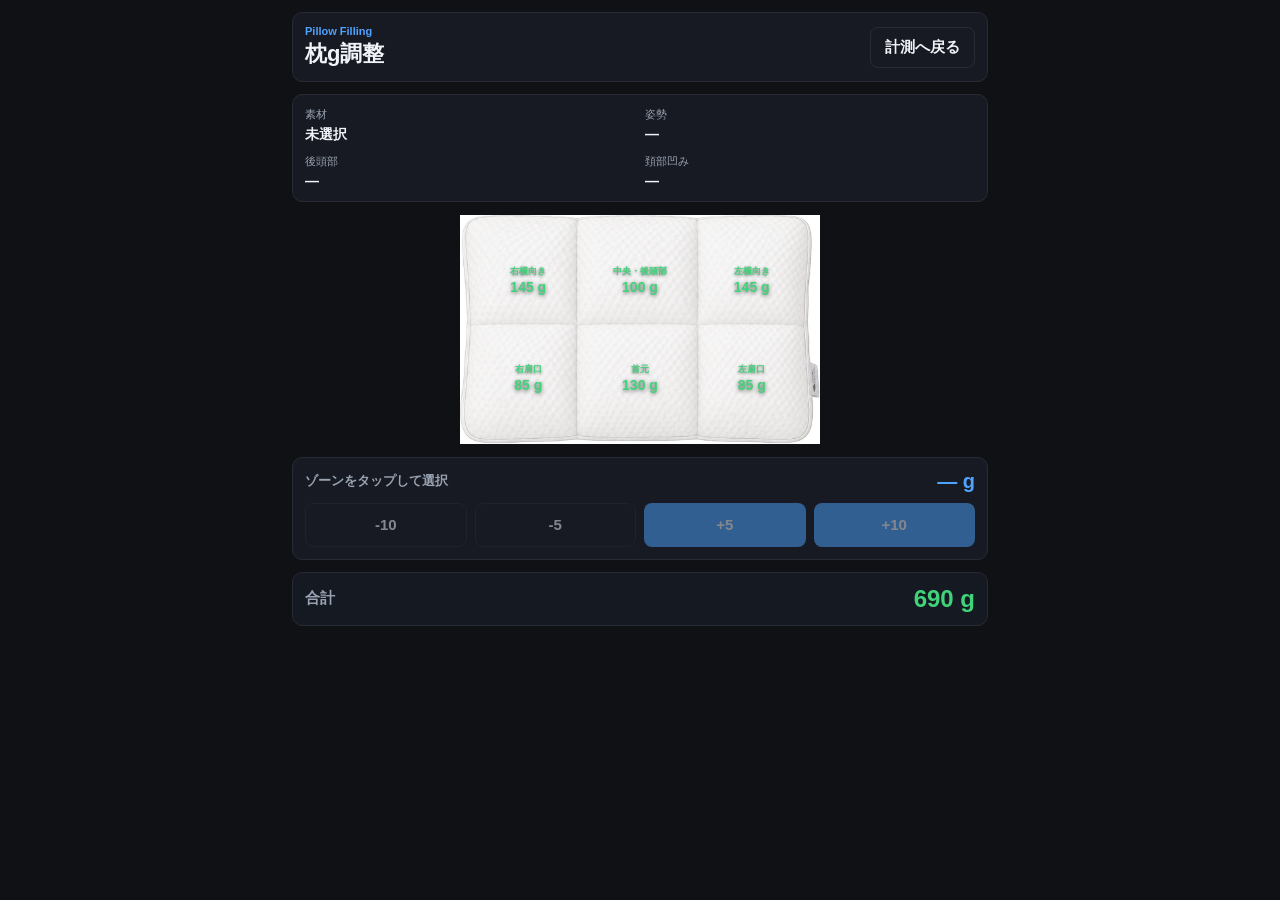
<file: web-prototype/pillow-adjust.html>
<!doctype html>
<html lang="ja">
  <head>
    <meta charset="utf-8" />
    <meta
      name="viewport"
      content="width=device-width, initial-scale=1, viewport-fit=cover"
    />
    <meta name="robots" content="noindex, nofollow" />
    <meta name="color-scheme" content="dark" />
    <meta name="theme-color" content="#0f1115" />
    <title>枕g調整 — Dormire</title>
    <link rel="icon" href="./favicon.svg" type="image/svg+xml" />
    <link rel="stylesheet" href="./style.css" />
  </head>
  <body>
    <main class="adjust-page">
      <section class="card adjust-hero">
        <div>
          <div class="adjust-kicker">Pillow Filling</div>
          <h1>枕g調整</h1>
        </div>
        <button class="ghost compact-button" id="backMeasure">計測へ戻る</button>
      </section>

      <section class="card adjust-summary">
        <div>
          <span>素材</span>
          <strong id="summaryMaterial">—</strong>
        </div>
        <div>
          <span>姿勢</span>
          <strong id="summaryPosture">—</strong>
        </div>
        <div>
          <span>後頭部</span>
          <strong id="summaryOcciput">—</strong>
        </div>
        <div>
          <span>頚部凹み</span>
          <strong id="summaryCervical">—</strong>
        </div>
      </section>

      <!-- 枕ビジュアル図（実物画像にゾーンをオーバーレイ） -->
      <section class="card pillow-card">
        <div class="pillow-image-wrap">
          <img src="./pillow.png" alt="枕" class="pillow-img" />
          <div class="pillow-overlay">
            <!-- Row 1: 右横向き | 中央後頭部 | 左横向き -->
            <div class="pzone" data-zone="rightSide">
              <div class="pzone-name">右横向き</div>
              <div class="pzone-value" id="pval-rightSide">—</div>
            </div>
            <div class="pzone" data-zone="centerBack">
              <div class="pzone-name">中央・後頭部</div>
              <div class="pzone-value" id="pval-centerBack">—</div>
            </div>
            <div class="pzone" data-zone="leftSide">
              <div class="pzone-name">左横向き</div>
              <div class="pzone-value" id="pval-leftSide">—</div>
            </div>
            <!-- Row 2: 右肩口 | 首元 | 左肩口 -->
            <div class="pzone" data-zone="rightShoulder">
              <div class="pzone-name">右肩口</div>
              <div class="pzone-value" id="pval-rightShoulder">—</div>
            </div>
            <div class="pzone" data-zone="neck">
              <div class="pzone-name">首元</div>
              <div class="pzone-value" id="pval-neck">—</div>
            </div>
            <div class="pzone" data-zone="leftShoulder">
              <div class="pzone-name">左肩口</div>
              <div class="pzone-value" id="pval-leftShoulder">—</div>
            </div>
          </div>
        </div>
      </section>

      <!-- 選択ゾーンのコントロール -->
      <section class="card zone-control" id="zoneControl">
        <div class="gram-zone-head">
          <span id="controlZoneLabel">ゾーンをタップして選択</span>
          <strong id="controlZoneValue">— g</strong>
        </div>
        <div class="gram-controls" id="controlButtons">
          <button class="ghost" data-delta="-10" disabled>-10</button>
          <button class="ghost" data-delta="-5" disabled>-5</button>
          <button data-delta="5" disabled>+5</button>
          <button data-delta="10" disabled>+10</button>
        </div>
      </section>

      <section class="card adjust-total">
        <span>合計</span>
        <strong id="totalGram">— g</strong>
      </section>
    </main>

    <script>
      const MATERIAL_FACTOR = {
        ソフトパイプ: 1,
        エラストマーパイプ: 1.08,
        備長炭パイプ: 1.14,
        ソフト綿: 0.72,
        トルマリンパイプ: 1.18,
        未選択: 1,
      };

      const POSTURE_LABELS = {
        N: "N（理想姿勢）",
        U: "U（反り腰）",
        丸: "丸（猫背）",
        W: "W（強いS字カーブ）",
      };

      const ZONE_LABELS = [
        ["leftSide",      "左横向き"],
        ["rightSide",     "右横向き"],
        ["centerBack",    "中央・後頭部"],
        ["neck",          "首元"],
        ["leftShoulder",  "左肩口"],
        ["rightShoulder", "右肩口"],
      ];

      const state = loadState();
      const grams = calculateInitialGrams(state);
      let activeZone = null;

      document.getElementById("backMeasure").addEventListener("click", () => {
        window.location.href = "./measure.html";
      });

      render();

      function loadState() {
        try {
          return (
            JSON.parse(sessionStorage.getItem("dormirePillowAdjustment")) || {}
          );
        } catch {
          return {};
        }
      }

      function calculateInitialGrams(data) {
        const side = data.side || {};
        const material = data.pillowMaterial || "未選択";
        const factor = MATERIAL_FACTOR[material] || 1;
        const occiput = Number(side.occipital_protrusion || 0.035);
        const cervical = Number(
          side.cervical_depth_skin || side.cervical_depth || 0.025
        );
        const shoulder = Number(
          side.right_shoulder_width || side.left_shoulder_width || 0.08
        );
        const forward = Number(side.forward_head || 0.03);
        const posture = side.posture || "N";
        const postureBoost = posture === "丸" ? 1.08 : posture === "U" ? 0.96 : 1;

        const base = {
          centerBack: 70 + occiput * 900,
          neck: 80 + cervical * 1400 + forward * 500,
          leftSide: 95 + shoulder * 650,
          rightSide: 95 + shoulder * 650,
          leftShoulder: 55 + shoulder * 360,
          rightShoulder: 55 + shoulder * 360,
        };

        return Object.fromEntries(
          Object.entries(base).map(([key, value]) => [
            key,
            round5(value * factor * postureBoost),
          ])
        );
      }

      function round5(value) {
        return Math.max(0, Math.round(value / 5) * 5);
      }

      function render() {
        const side = state.side || {};
        document.getElementById("summaryMaterial").textContent =
          state.pillowMaterial || "未選択";
        document.getElementById("summaryPosture").textContent =
          POSTURE_LABELS[side.posture] || side.posture || "—";
        document.getElementById("summaryOcciput").textContent = fmt(
          side.occipital_protrusion
        );
        document.getElementById("summaryCervical").textContent = fmt(
          side.cervical_depth_skin || side.cervical_depth
        );

        for (const [key] of ZONE_LABELS) {
          document.getElementById(`pval-${key}`).textContent = `${grams[key]} g`;
        }

        for (const pzone of document.querySelectorAll(".pzone")) {
          pzone.addEventListener("click", () => selectZone(pzone.dataset.zone));
        }

        for (const btn of document.querySelectorAll("#controlButtons button")) {
          btn.addEventListener("click", () => {
            if (!activeZone) return;
            const delta = Number(btn.dataset.delta);
            grams[activeZone] = Math.max(0, grams[activeZone] + delta);
            updateTotals();
          });
        }

        updateTotals();
      }

      function selectZone(key) {
        activeZone = key;
        const label = ZONE_LABELS.find(([k]) => k === key)?.[1] || key;

        for (const el of document.querySelectorAll(".pzone")) {
          el.classList.toggle("active", el.dataset.zone === key);
        }

        document.getElementById("controlZoneLabel").textContent = label;
        document.getElementById("controlZoneValue").textContent = `${grams[key]} g`;
        for (const btn of document.querySelectorAll("#controlButtons button")) {
          btn.disabled = false;
        }
      }

      function updateTotals() {
        for (const [key] of ZONE_LABELS) {
          document.getElementById(`pval-${key}`).textContent = `${grams[key]} g`;
        }
        if (activeZone) {
          document.getElementById("controlZoneValue").textContent = `${grams[activeZone]} g`;
        }
        const total = Object.values(grams).reduce((sum, v) => sum + v, 0);
        document.getElementById("totalGram").textContent = `${total} g`;
      }

      function fmt(value) {
        return typeof value === "number" ? value.toFixed(3) : "—";
      }
    </script>
  </body>
</html>
</file>
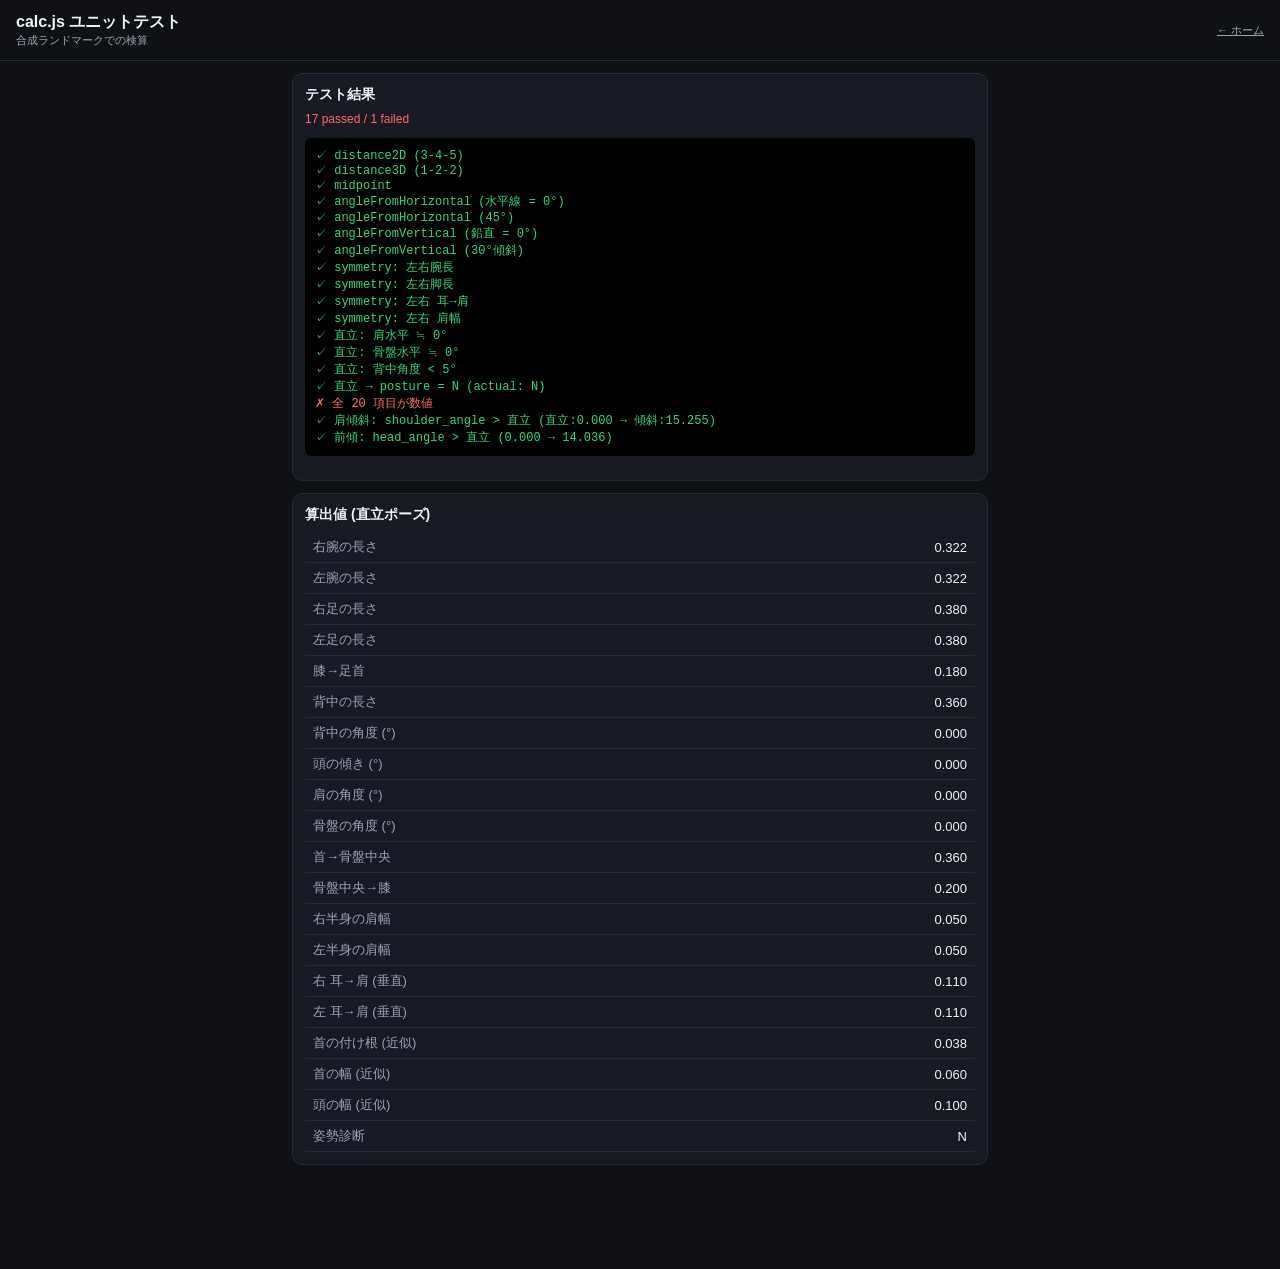
<file: web-prototype/test.html>
<!doctype html>
<html lang="ja">
  <head>
    <meta charset="utf-8" />
    <meta name="viewport" content="width=device-width, initial-scale=1" />
    <meta name="robots" content="noindex, nofollow" />
    <meta
      name="description"
      content="Dormire 姿勢計測プロトタイプ — calc.js の合成ランドマークによる単体テストページ。"
    />
    <meta name="color-scheme" content="dark" />
    <meta name="theme-color" content="#0f1115" />
    <title>calc.js ユニットテスト — Dormire プロトタイプ</title>
    <link rel="icon" href="./favicon.svg" type="image/svg+xml" />
    <link rel="stylesheet" href="./style.css" />
    <style>
      .pass {
        color: var(--ok);
      }
      .fail {
        color: var(--danger);
      }
      pre {
        background: #000;
        padding: 10px;
        border-radius: 6px;
        overflow: auto;
        font-size: 12px;
      }
    </style>
  </head>
  <body>
    <header>
      <div>
        <h1>calc.js ユニットテスト</h1>
        <div class="subtitle">合成ランドマークでの検算</div>
      </div>
      <a href="./" class="subtitle">← ホーム</a>
    </header>
    <main>
      <section class="card">
        <h3 style="margin: 0 0 8px 0; font-size: 14px">テスト結果</h3>
        <div id="summary" class="status"></div>
        <pre id="log"></pre>
      </section>

      <section class="card">
        <h3 style="margin: 0 0 8px 0; font-size: 14px">算出値 (直立ポーズ)</h3>
        <table class="results">
          <tbody id="valuesBody"></tbody>
        </table>
      </section>
    </main>

    <script type="module">
      import {
        calculateAll,
        distance2D,
        distance3D,
        angleFromHorizontal,
        angleFromVertical,
        midpoint,
        classifyPosture,
        LABELS,
        fmt,
      } from "./calc.js";

      // ---- 簡易テストランナー --------------------------------
      const log = document.getElementById("log");
      const summary = document.getElementById("summary");
      let pass = 0;
      let fail = 0;
      function assert(name, cond, detail = "") {
        if (cond) {
          pass++;
          log.innerHTML += `<span class="pass">✓ ${name}</span>\n`;
        } else {
          fail++;
          log.innerHTML += `<span class="fail">✗ ${name} ${detail}</span>\n`;
        }
      }
      function near(actual, expected, tol = 1e-6) {
        return Math.abs(actual - expected) <= tol;
      }

      // ---- 基本幾何 ------------------------------------------
      assert(
        "distance2D (3-4-5)",
        near(distance2D({ x: 0, y: 0 }, { x: 3, y: 4 }), 5)
      );
      assert(
        "distance3D (1-2-2)",
        near(
          distance3D({ x: 0, y: 0, z: 0 }, { x: 1, y: 2, z: 2 }),
          3,
          1e-9
        )
      );
      assert(
        "midpoint",
        (() => {
          const m = midpoint({ x: 0, y: 0 }, { x: 4, y: 6 });
          return m.x === 2 && m.y === 3;
        })()
      );
      assert(
        "angleFromHorizontal (水平線 = 0°)",
        near(angleFromHorizontal({ x: 0, y: 1 }, { x: 1, y: 1 }), 0, 1e-9)
      );
      assert(
        "angleFromHorizontal (45°)",
        near(
          Math.abs(angleFromHorizontal({ x: 0, y: 0 }, { x: 1, y: 1 })),
          45,
          1e-9
        )
      );
      assert(
        "angleFromVertical (鉛直 = 0°)",
        near(angleFromVertical({ x: 0.5, y: 0 }, { x: 0.5, y: 1 }), 0, 1e-9)
      );
      assert(
        "angleFromVertical (30°傾斜)",
        near(
          angleFromVertical(
            { x: 0, y: 0 },
            { x: Math.tan((30 * Math.PI) / 180), y: 1 }
          ),
          30,
          1e-6
        )
      );

      // ---- 合成ランドマーク（正面直立）----------------------
      // 画像座標 [0,1]、中央に直立した人物を想定
      const upright = Array.from({ length: 33 }, () => ({ x: 0.5, y: 0.5, z: 0 }));
      // nose
      upright[0] = { x: 0.5, y: 0.10, z: 0 };
      // ears
      upright[7] = { x: 0.45, y: 0.11, z: 0 }; // LEFT_EAR
      upright[8] = { x: 0.55, y: 0.11, z: 0 }; // RIGHT_EAR
      // shoulders
      upright[11] = { x: 0.40, y: 0.22, z: 0 }; // LEFT_SHOULDER
      upright[12] = { x: 0.60, y: 0.22, z: 0 }; // RIGHT_SHOULDER
      // elbows
      upright[13] = { x: 0.38, y: 0.38, z: 0 }; // LEFT_ELBOW
      upright[14] = { x: 0.62, y: 0.38, z: 0 }; // RIGHT_ELBOW
      // wrists
      upright[15] = { x: 0.37, y: 0.54, z: 0 }; // LEFT_WRIST
      upright[16] = { x: 0.63, y: 0.54, z: 0 }; // RIGHT_WRIST
      // hips
      upright[23] = { x: 0.43, y: 0.58, z: 0 }; // LEFT_HIP
      upright[24] = { x: 0.57, y: 0.58, z: 0 }; // RIGHT_HIP
      // knees
      upright[25] = { x: 0.43, y: 0.78, z: 0 }; // LEFT_KNEE
      upright[26] = { x: 0.57, y: 0.78, z: 0 }; // RIGHT_KNEE
      // ankles
      upright[27] = { x: 0.43, y: 0.96, z: 0 }; // LEFT_ANKLE
      upright[28] = { x: 0.57, y: 0.96, z: 0 }; // RIGHT_ANKLE

      const v = calculateAll(upright);

      // 対称性: 左右の腕・脚・肩幅などは同一であるべき
      assert(
        "symmetry: 左右腕長",
        near(v.right_arm_length, v.left_arm_length, 1e-9)
      );
      assert(
        "symmetry: 左右脚長",
        near(v.right_leg_length, v.left_leg_length, 1e-9)
      );
      assert(
        "symmetry: 左右 耳→肩",
        near(v.right_ear_shoulder, v.left_ear_shoulder, 1e-9)
      );
      assert(
        "symmetry: 左右 肩幅",
        near(v.right_shoulder_width, v.left_shoulder_width, 1e-9)
      );

      // 水平姿勢: 肩と腰の角度は0に近い
      assert("直立: 肩水平 ≒ 0°", v.shoulder_angle < 1);
      assert("直立: 骨盤水平 ≒ 0°", v.hip_angle < 1);

      // 鉛直姿勢: 背中角度は小さい
      assert("直立: 背中角度 < 5°", v.back_angle < 5);

      // 姿勢分類: 直立なら "N"
      assert(
        `直立 → posture = N (actual: ${v.posture})`,
        v.posture === "N"
      );

      // 算出値が数値であること
      const numericKeys = Object.keys(v).filter((k) => k !== "posture");
      assert(
        "全 20 項目が数値",
        numericKeys.every(
          (k) => typeof v[k] === "number" && Number.isFinite(v[k])
        )
      );

      // ---- 左肩下がり ----------------------------------------
      const leftShoulderDown = JSON.parse(JSON.stringify(upright));
      leftShoulderDown[11] = { x: 0.38, y: 0.28, z: 0 }; // 左肩が下がる
      const v2 = calculateAll(leftShoulderDown);
      assert(
        `肩傾斜: shoulder_angle > 直立 (直立:${fmt(v.shoulder_angle)} → 傾斜:${fmt(
          v2.shoulder_angle
        )})`,
        v2.shoulder_angle > v.shoulder_angle
      );

      // ---- 前傾姿勢 (丸) ------------------------------------
      const stoop = JSON.parse(JSON.stringify(upright));
      stoop[11] = { x: 0.38, y: 0.26, z: -0.1 };
      stoop[12] = { x: 0.58, y: 0.26, z: -0.1 };
      stoop[0] = { x: 0.5, y: 0.18, z: -0.15 };
      const v3 = calculateAll(stoop);
      assert(
        `前傾: head_angle > 直立 (${fmt(v.head_angle)} → ${fmt(v3.head_angle)})`,
        v3.head_angle > v.head_angle
      );

      // ---- 集計 -----------------------------------------------
      summary.textContent = `${pass} passed / ${fail} failed`;
      summary.className = "status " + (fail === 0 ? "ok" : "error");

      // ---- 値の表示 ------------------------------------------
      const order = [
        "right_arm_length",
        "left_arm_length",
        "right_leg_length",
        "left_leg_length",
        "knee_ankle",
        "back_length",
        "back_angle",
        "head_angle",
        "shoulder_angle",
        "hip_angle",
        "neck_hip",
        "hip_knee",
        "right_shoulder_width",
        "left_shoulder_width",
        "right_ear_shoulder",
        "left_ear_shoulder",
        "neck_base",
        "neck_width",
        "head_width",
        "posture",
      ];
      document.getElementById("valuesBody").innerHTML = order
        .map(
          (k) =>
            `<tr><th>${LABELS[k]}</th><td>${fmt(v[k])}</td></tr>`
        )
        .join("");
    </script>
  </body>
</html>
</file>
<file: web-prototype/style.css>
/* Dormire Phase 0 prototype — mobile-first */
:root {
  --bg: #0f1115;
  --fg: #f0f3f7;
  --muted: #9aa3b2;
  --accent: #4ea3ff;
  --accent-press: #2a7fe0;
  --danger: #ff6b6b;
  --ok: #3fd37a;
  --card: #171a22;
  --border: #262b36;
}

* {
  box-sizing: border-box;
}

html,
body {
  margin: 0;
  padding: 0;
  background: var(--bg);
  color: var(--fg);
  font-family: -apple-system, BlinkMacSystemFont, "Hiragino Sans",
    "Noto Sans JP", sans-serif;
  font-size: 15px;
  -webkit-text-size-adjust: 100%;
  overscroll-behavior: none;
}

header {
  padding: 12px 16px;
  border-bottom: 1px solid var(--border);
  display: flex;
  align-items: center;
  justify-content: space-between;
}

header h1 {
  margin: 0;
  font-size: 16px;
  font-weight: 600;
}

header .subtitle {
  color: var(--muted);
  font-size: 11px;
}

main {
  padding: 12px 12px calc(96px + env(safe-area-inset-bottom));
  max-width: 720px;
  margin: 0 auto;
}

.card {
  background: var(--card);
  border: 1px solid var(--border);
  border-radius: 10px;
  padding: 12px;
  margin-bottom: 12px;
}

.stage {
  position: relative;
  width: 100%;
  aspect-ratio: 9 / 16;
  background: #000;
  border-radius: 10px;
  overflow: hidden;
}

.stage video,
.stage canvas {
  position: absolute;
  inset: 0;
  width: 100%;
  height: 100%;
  object-fit: cover;
}

.stage canvas {
  pointer-events: none;
}

.controls {
  position: fixed;
  left: 0;
  right: 0;
  bottom: 0;
  z-index: 50;
  display: flex;
  gap: 10px;
  padding: 12px 16px calc(12px + env(safe-area-inset-bottom));
  background: linear-gradient(
    to top,
    rgba(15, 17, 21, 0.92) 0%,
    rgba(15, 17, 21, 0.6) 70%,
    rgba(15, 17, 21, 0) 100%
  );
  pointer-events: none;
}

.controls > button {
  pointer-events: auto;
  flex: 1 1 0;
  min-height: 56px;
  font-size: 16px;
  border-radius: 999px;
  box-shadow: 0 6px 16px rgba(0, 0, 0, 0.4);
  backdrop-filter: blur(8px);
  -webkit-backdrop-filter: blur(8px);
}

.controls > button.ghost {
  background: rgba(23, 26, 34, 0.78);
  border: 1px solid var(--border);
}

button {
  flex: 1 1 auto;
  min-height: 48px;
  padding: 10px 14px;
  font-size: 15px;
  font-weight: 600;
  color: var(--fg);
  background: var(--accent);
  border: none;
  border-radius: 8px;
  cursor: pointer;
  touch-action: manipulation;
}

button:active {
  background: var(--accent-press);
}

button.ghost {
  background: transparent;
  border: 1px solid var(--border);
}

button:disabled {
  opacity: 0.5;
  cursor: not-allowed;
}

.status {
  margin-top: 8px;
  font-size: 12px;
  color: var(--muted);
  min-height: 1.2em;
}

.status.error {
  color: var(--danger);
}

.status.ok {
  color: var(--ok);
}

table.results {
  width: 100%;
  border-collapse: collapse;
  font-size: 13px;
}

table.results th,
table.results td {
  text-align: left;
  padding: 6px 8px;
  border-bottom: 1px solid var(--border);
}

table.results thead th {
  color: var(--muted);
  font-weight: 600;
}

table.results tbody th {
  color: var(--muted);
  font-weight: 500;
  width: 44%;
}

table.results th.num,
table.results td {
  font-variant-numeric: tabular-nums;
  text-align: right;
}

table.results tr.highlight td {
  color: var(--accent);
  font-weight: 600;
}

.fps {
  position: absolute;
  top: 8px;
  left: 8px;
  padding: 2px 8px;
  background: rgba(0, 0, 0, 0.6);
  color: var(--fg);
  font-size: 11px;
  border-radius: 4px;
  z-index: 10;
}

.step-indicator {
  position: absolute;
  top: 8px;
  right: 8px;
  display: flex;
  align-items: center;
  gap: 8px;
  padding: 4px 10px;
  background: rgba(0, 0, 0, 0.6);
  color: var(--fg);
  font-size: 12px;
  font-weight: 600;
  border-radius: 999px;
  z-index: 10;
}

.step-dots {
  display: inline-flex;
  gap: 4px;
}

.step-dots .dot {
  width: 8px;
  height: 8px;
  border-radius: 50%;
  background: rgba(255, 255, 255, 0.25);
}

.step-dots .dot.active {
  background: var(--accent);
}

.step-dots .dot.done {
  background: var(--ok);
}

.thumbs {
  display: grid;
  grid-template-columns: 1fr 1fr;
  gap: 8px;
  margin-top: 10px;
}

.thumbs figure {
  margin: 0;
  background: #000;
  border: 1px solid var(--border);
  border-radius: 8px;
  overflow: hidden;
}

.thumbs img {
  display: block;
  width: 100%;
  aspect-ratio: 3 / 4;
  object-fit: cover;
}

.thumbs figcaption {
  padding: 4px 6px;
  font-size: 11px;
  color: var(--muted);
  text-align: center;
}

.legend {
  font-size: 11px;
  color: var(--muted);
  margin-top: 6px;
}

.height-row {
  display: flex;
  align-items: center;
  gap: 8px;
}

.height-row input {
  flex: 1 1 auto;
  min-height: 44px;
  padding: 8px 12px;
  font-size: 16px;
  font-weight: 600;
  color: var(--fg);
  background: rgba(78, 163, 255, 0.08);
  border: 1px solid var(--border);
  border-radius: 8px;
  font-variant-numeric: tabular-nums;
  text-align: right;
}

.height-row input:focus {
  outline: none;
  border-color: var(--accent);
  background: rgba(78, 163, 255, 0.16);
}

.height-unit {
  font-size: 14px;
  color: var(--muted);
  font-weight: 600;
}

.height-hint {
  margin-top: 6px;
  font-size: 11px;
  color: var(--muted);
}

.material-options {
  display: grid;
  grid-template-columns: 1fr 1fr;
  gap: 8px;
}

.material-option {
  display: flex;
  align-items: center;
  justify-content: center;
  min-height: 48px;
  padding: 10px 12px;
  font-size: 14px;
  font-weight: 600;
  text-align: center;
  background: rgba(78, 163, 255, 0.08);
  border: 1px solid var(--border);
  border-radius: 10px;
  cursor: pointer;
  touch-action: manipulation;
  transition: background 0.15s, border-color 0.15s;
}

.material-option input {
  position: absolute;
  opacity: 0;
  pointer-events: none;
}

.material-option:has(input:checked) {
  background: var(--accent);
  border-color: var(--accent);
  color: #0f1115;
}

.material-selected {
  margin-top: 10px;
  font-size: 12px;
  color: var(--ok);
  text-align: center;
}

.side-guide {
  position: absolute;
  left: 50%;
  bottom: 12px;
  transform: translateX(-50%);
  padding: 6px 14px;
  font-size: 13px;
  font-weight: 700;
  color: #0f1115;
  background: var(--ok);
  border-radius: 999px;
  z-index: 10;
  box-shadow: 0 4px 12px rgba(0, 0, 0, 0.4);
  pointer-events: none;
  white-space: nowrap;
}

.side-guide.warn {
  background: #ffd166;
  color: #1a1500;
}

.side-guide.error {
  background: var(--danger);
  color: #1a0000;
}

.side-tips {
  position: absolute;
  left: 8px;
  right: 8px;
  top: 8px;
  padding: 6px 10px;
  font-size: 12px;
  font-weight: 600;
  text-align: center;
  color: var(--fg);
  background: rgba(78, 163, 255, 0.85);
  border-radius: 8px;
  z-index: 10;
  box-shadow: 0 4px 12px rgba(0, 0, 0, 0.4);
  pointer-events: none;
  max-width: 320px;
  margin: 0 auto;
}

footer {
  padding: 16px;
  text-align: center;
  color: var(--muted);
  font-size: 11px;
}

/* ---- AI 姿勢診断カード ---------------------------------------- */
.ai-title {
  margin: 0 0 6px 0;
  font-size: 14px;
  display: flex;
  align-items: center;
  gap: 8px;
}

.ai-badge {
  display: inline-block;
  padding: 2px 8px;
  font-size: 10px;
  font-weight: 800;
  letter-spacing: 0.05em;
  color: #0f1115;
  background: linear-gradient(135deg, #4ea3ff 0%, #b97cff 100%);
  border-radius: 999px;
}

.ai-baseline {
  font-size: 12px;
  color: var(--muted);
  margin-bottom: 10px;
}

.ai-loading {
  display: flex;
  align-items: center;
  gap: 10px;
  padding: 14px 4px;
  color: var(--muted);
  font-size: 13px;
}

.ai-spinner {
  width: 16px;
  height: 16px;
  border: 2px solid rgba(78, 163, 255, 0.25);
  border-top-color: var(--accent);
  border-radius: 50%;
  animation: ai-spin 0.8s linear infinite;
}

@keyframes ai-spin {
  to {
    transform: rotate(360deg);
  }
}

.ai-headline {
  font-size: 16px;
  font-weight: 700;
  color: var(--accent);
  margin-bottom: 6px;
}

.ai-comment {
  margin: 0 0 10px 0;
  font-size: 13px;
  line-height: 1.6;
  color: var(--fg);
}

.ai-tags {
  display: flex;
  flex-wrap: wrap;
  gap: 6px;
  margin-bottom: 12px;
}

.ai-tag {
  padding: 3px 10px;
  font-size: 11px;
  font-weight: 600;
  color: var(--accent);
  background: rgba(78, 163, 255, 0.12);
  border: 1px solid rgba(78, 163, 255, 0.35);
  border-radius: 999px;
}

.ai-section {
  margin-top: 10px;
  padding-top: 10px;
  border-top: 1px solid var(--border);
}

.ai-section-title {
  font-size: 12px;
  font-weight: 700;
  color: var(--muted);
  margin-bottom: 4px;
}

.ai-advice {
  margin: 0;
  font-size: 13px;
  line-height: 1.6;
  color: var(--fg);
}

.ai-error {
  padding: 10px 12px;
  font-size: 12px;
  color: var(--danger);
  background: rgba(255, 107, 107, 0.08);
  border: 1px solid rgba(255, 107, 107, 0.4);
  border-radius: 8px;
}

.ai-disclaimer {
  margin-top: 10px;
  font-size: 10px;
  color: var(--muted);
  line-height: 1.4;
}

/* ---- 枕g調整 --------------------------------------------------- */
.adjust-page {
  padding-bottom: calc(24px + env(safe-area-inset-bottom));
}

.adjust-hero {
  display: flex;
  align-items: center;
  justify-content: space-between;
  gap: 12px;
}

.adjust-hero h1 {
  margin: 2px 0 0 0;
  font-size: 22px;
}

.adjust-kicker {
  font-size: 11px;
  font-weight: 700;
  color: var(--accent);
}

.compact-button {
  flex: 0 0 auto;
  min-height: 40px;
  white-space: nowrap;
}

.adjust-summary {
  display: grid;
  grid-template-columns: 1fr 1fr;
  gap: 10px;
}

.adjust-summary span {
  display: block;
  margin-bottom: 3px;
  font-size: 11px;
  color: var(--muted);
}

.adjust-summary strong {
  font-size: 14px;
}

/* 枕ビジュアル図（画像オーバーレイ・透明背景） */
.pillow-card {
  background: transparent;
  border-color: transparent;
  padding: 0;
}

.pillow-image-wrap {
  position: relative;
  width: 100%;
  max-width: 360px;
  margin: 0 auto;
}

.pillow-img {
  display: block;
  width: 100%;
  height: auto;
}

/* 枕の実エリアに合わせた余白 (上下8%・左右4%) */
/* 3列×2行レイアウト: 右横向き|中央後頭部|左横向き / 右肩口|首元|左肩口 */
.pillow-overlay {
  position: absolute;
  inset: 8% 4%;
  display: grid;
  grid-template-columns: 1fr 1fr 1fr;
  grid-template-rows: 1fr 1fr;
  gap: 4px;
}

.pzone {
  display: flex;
  flex-direction: column;
  align-items: center;
  justify-content: center;
  gap: 2px;
  background: transparent;
  border: none;
  border-radius: 8px;
  cursor: pointer;
  touch-action: manipulation;
  transition: background 0.15s;
  text-align: center;
  padding: 4px 2px;
}

.pzone:active {
  opacity: 0.7;
}

.pzone.active {
  background: rgba(63, 211, 122, 0.15);
  border-radius: 8px;
}

.pzone-name {
  font-size: 9px;
  font-weight: 700;
  color: var(--ok);
  line-height: 1.2;
  text-shadow: 0 1px 3px rgba(0, 0, 0, 0.5);
}

.pzone-value {
  font-size: 14px;
  font-weight: 800;
  color: var(--ok);
  font-variant-numeric: tabular-nums;
  text-shadow: 0 1px 4px rgba(0, 0, 0, 0.6);
}

.pzone.active .pzone-name,
.pzone.active .pzone-value {
  color: #6fffaa;
}

/* 選択ゾーンコントロール */
.zone-control .gram-zone-head span {
  font-size: 13px;
  color: var(--muted);
}

.zone-control .gram-zone-head strong {
  font-size: 20px;
  color: var(--accent);
}

.adjust-grid {
  display: grid;
  gap: 10px;
}

.gram-zone-head {
  display: flex;
  align-items: center;
  justify-content: space-between;
  gap: 12px;
  margin-bottom: 10px;
}

.gram-zone-head span {
  font-size: 14px;
  font-weight: 700;
}

.gram-zone-head strong {
  font-size: 20px;
  color: var(--accent);
}

.gram-controls {
  display: grid;
  grid-template-columns: repeat(4, 1fr);
  gap: 8px;
}

.gram-controls button {
  min-height: 44px;
}

.adjust-total {
  position: sticky;
  bottom: 12px;
  display: flex;
  align-items: center;
  justify-content: space-between;
  background: rgba(23, 26, 34, 0.94);
  backdrop-filter: blur(8px);
  -webkit-backdrop-filter: blur(8px);
}

.adjust-total span {
  color: var(--muted);
  font-weight: 700;
}

.adjust-total strong {
  font-size: 24px;
  color: var(--ok);
}
</file>
